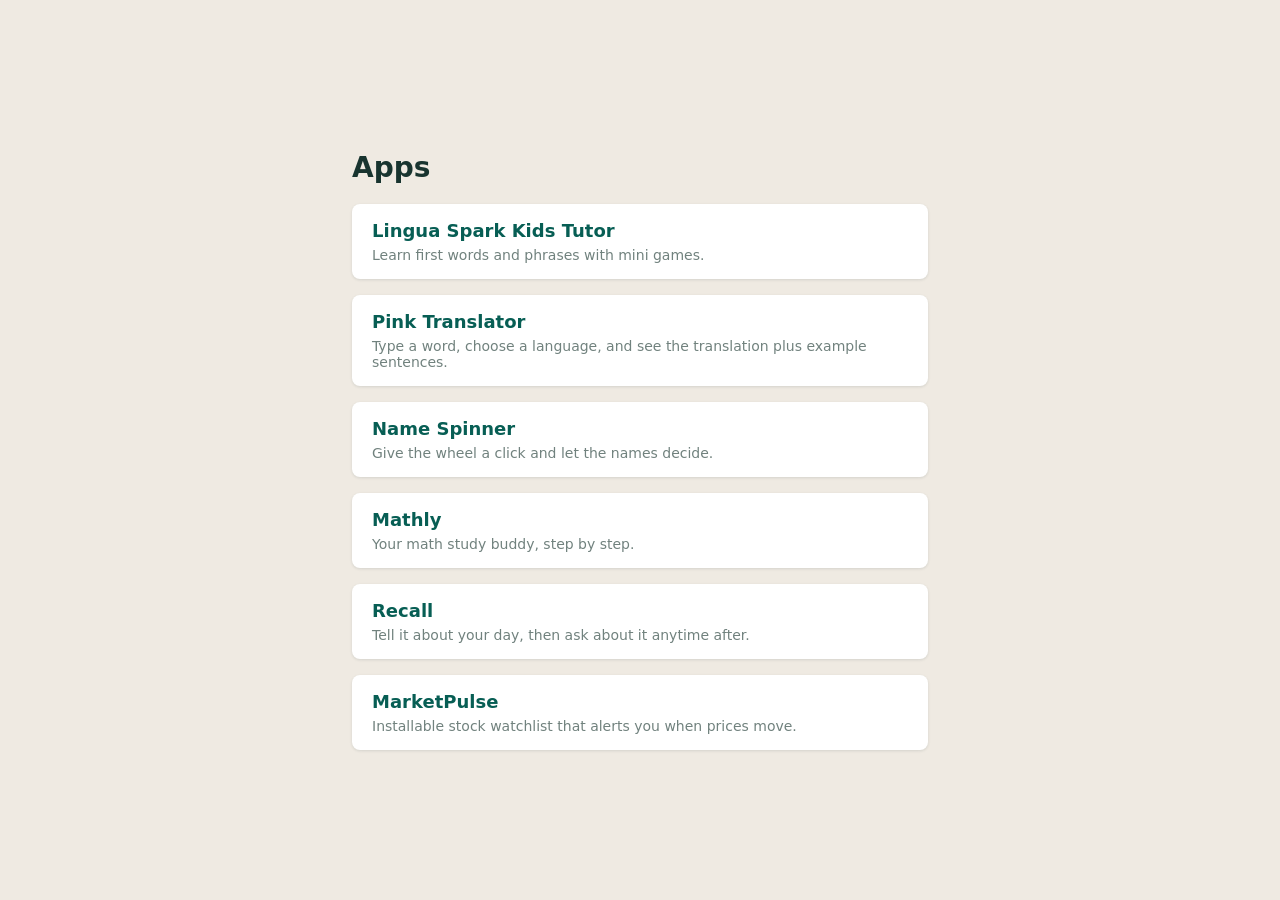
<file: index.html>
<!DOCTYPE html>
<html lang="en">
  <head>
    <meta charset="UTF-8" />
    <meta name="viewport" content="width=device-width, initial-scale=1.0" />
    <title>Apps</title>
    <link rel="stylesheet" href="./styles.css" />
  </head>
  <body>
    <main class="landing">
      <h1>Apps</h1>
      <ul class="app-list">
        <li>
          <a href="app-1/">Lingua Spark Kids Tutor</a>
          <p>Learn first words and phrases with mini games.</p>
        </li>
        <li>
          <a href="app-2/">Pink Translator</a>
          <p>Type a word, choose a language, and see the translation plus example sentences.</p>
        </li>
        <li>
          <a href="app-3/">Name Spinner</a>
          <p>Give the wheel a click and let the names decide.</p>
        </li>
        <li>
          <a href="app-4/">Mathly</a>
          <p>Your math study buddy, step by step.</p>
        </li>
        <li>
          <a href="app-5/">Recall</a>
          <p>Tell it about your day, then ask about it anytime after.</p>
        </li>
        <li>
          <a href="app-6/">MarketPulse</a>
          <p>Installable stock watchlist that alerts you when prices move.</p>
        </li>
      </ul>
    </main>
  </body>
</html>
</file>
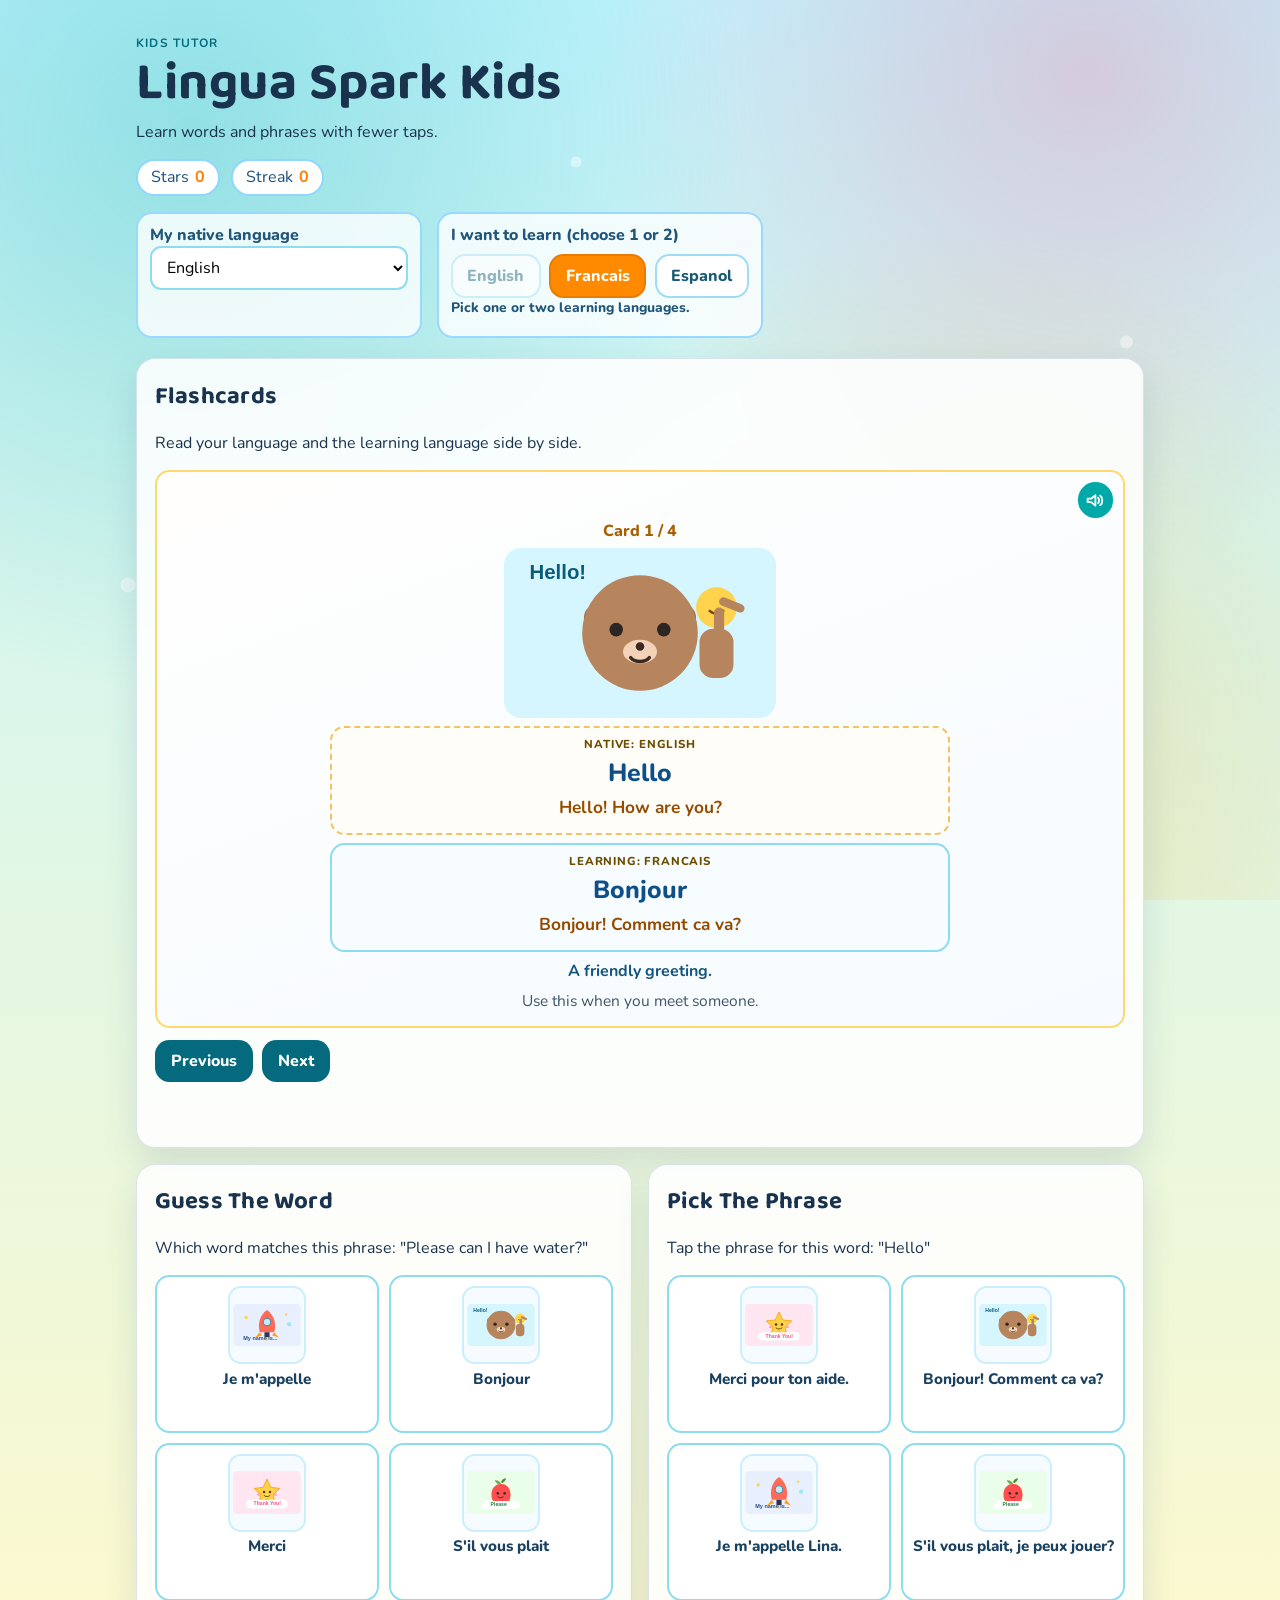
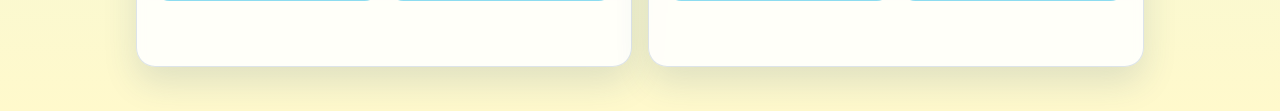
<file: app-1/index.html>
<!doctype html>
<html lang="en">
  <head>
    <meta charset="UTF-8" />
    <meta name="viewport" content="width=device-width, initial-scale=1.0" />
    <title>Lingua Spark Kids Tutor</title>
    <link rel="preconnect" href="https://fonts.googleapis.com" />
    <link rel="preconnect" href="https://fonts.gstatic.com" crossorigin />
    <link
      href="https://fonts.googleapis.com/css2?family=Baloo+2:wght@600;700;800&family=Nunito:wght@500;700;800&display=swap"
      rel="stylesheet"
    />
    <link rel="stylesheet" href="styles.css" />
  </head>
  <body>
    <div class="aurora" aria-hidden="true"></div>
    <div class="bubbles" aria-hidden="true"></div>
    <div class="page">
      <header class="hero fade-up">
        <p class="eyebrow" id="eyebrowText">Kids Tutor</p>
        <h1 id="appTitle">Lingua Spark Kids</h1>
        <p id="appSubtitle">Learn first words and phrases with mini games.</p>

        <div class="stats-row" aria-live="polite">
          <div class="stat-chip">
            <span id="starsLabel">Stars</span>
            <strong id="starsCount">0</strong>
          </div>
          <div class="stat-chip">
            <span id="streakLabel">Streak</span>
            <strong id="streakCount">0</strong>
          </div>
        </div>

        <div class="learning-setup">
          <div class="setup-item">
            <label for="nativeLanguageSelect" id="nativeLanguageLabel">My native language</label>
            <select id="nativeLanguageSelect">
              <option value="en">English</option>
              <option value="fr">Francais</option>
              <option value="es">Espanol</option>
            </select>
          </div>

          <div class="setup-item">
            <p id="learningLanguageLabel">I want to learn (choose 1 or 2)</p>
            <div class="language-buttons" role="group" aria-label="Learning languages">
              <button class="lang-btn" data-lang="en" type="button">English</button>
              <button class="lang-btn is-active" data-lang="fr" type="button">Francais</button>
              <button class="lang-btn" data-lang="es" type="button">Espanol</button>
            </div>
            <p class="helper-text" id="learningHint">Pick one or two learning languages.</p>
          </div>
        </div>
      </header>

      <main class="grid">
        <section class="panel fade-up panel-wide" style="--delay: 80ms">
          <h2 id="cardsHeading">Flashcards</h2>
          <p id="cardsIntro">Read the word and phrase, then reveal the meaning.</p>

          <div class="card-box" id="cardBox">
            <button id="speakCardBtn" class="icon-speak-btn" type="button" aria-label="Read Out">
              <svg viewBox="0 0 24 24" aria-hidden="true" focusable="false">
                <path d="M3 10v4h4l5 4V6L7 10H3z"></path>
                <path d="M15 9c1.6 1.1 1.6 4.9 0 6"></path>
                <path d="M17.5 6.5c3.3 2.3 3.3 8.7 0 11"></path>
              </svg>
              <span class="sr-only" id="speakLabel">Read Out</span>
            </button>
            <p class="card-count" id="cardCount"></p>
            <img class="card-image" id="cardImage" src="assets/bear-wave.svg" alt="Flashcard image" />
            <div class="language-card-block">
              <p class="card-lang-label" id="sourceLabel">Native</p>
              <p class="card-word" id="sourceWord"></p>
              <p class="card-phrase" id="sourcePhrase"></p>
            </div>
            <div id="targetsContainer"></div>
            <p class="card-meaning" id="cardMeaning"></p>
            <p class="card-tip" id="cardTip"></p>
          </div>

          <div class="button-row">
            <button id="prevCardBtn" type="button">Previous</button>
            <button id="nextCardBtn" type="button">Next</button>
          </div>
          <p id="speechFeedback" class="feedback" aria-live="polite"></p>
        </section>

        <section class="panel fade-up" style="--delay: 140ms">
          <h2 id="guessHeading">Guess The Word</h2>
          <p id="guessPrompt" class="quiz-question"></p>
          <div class="options" id="guessOptions"></div>
          <p id="guessFeedback" class="feedback"></p>
        </section>

        <section class="panel fade-up" style="--delay: 200ms">
          <h2 id="phraseHeading">Pick The Phrase</h2>
          <p id="phrasePrompt" class="quiz-question"></p>
          <div class="options" id="phraseOptions"></div>
          <p id="phraseFeedback" class="feedback"></p>
        </section>
      </main>
    </div>

    <script src="app.js"></script>
  </body>
</html>
</file>
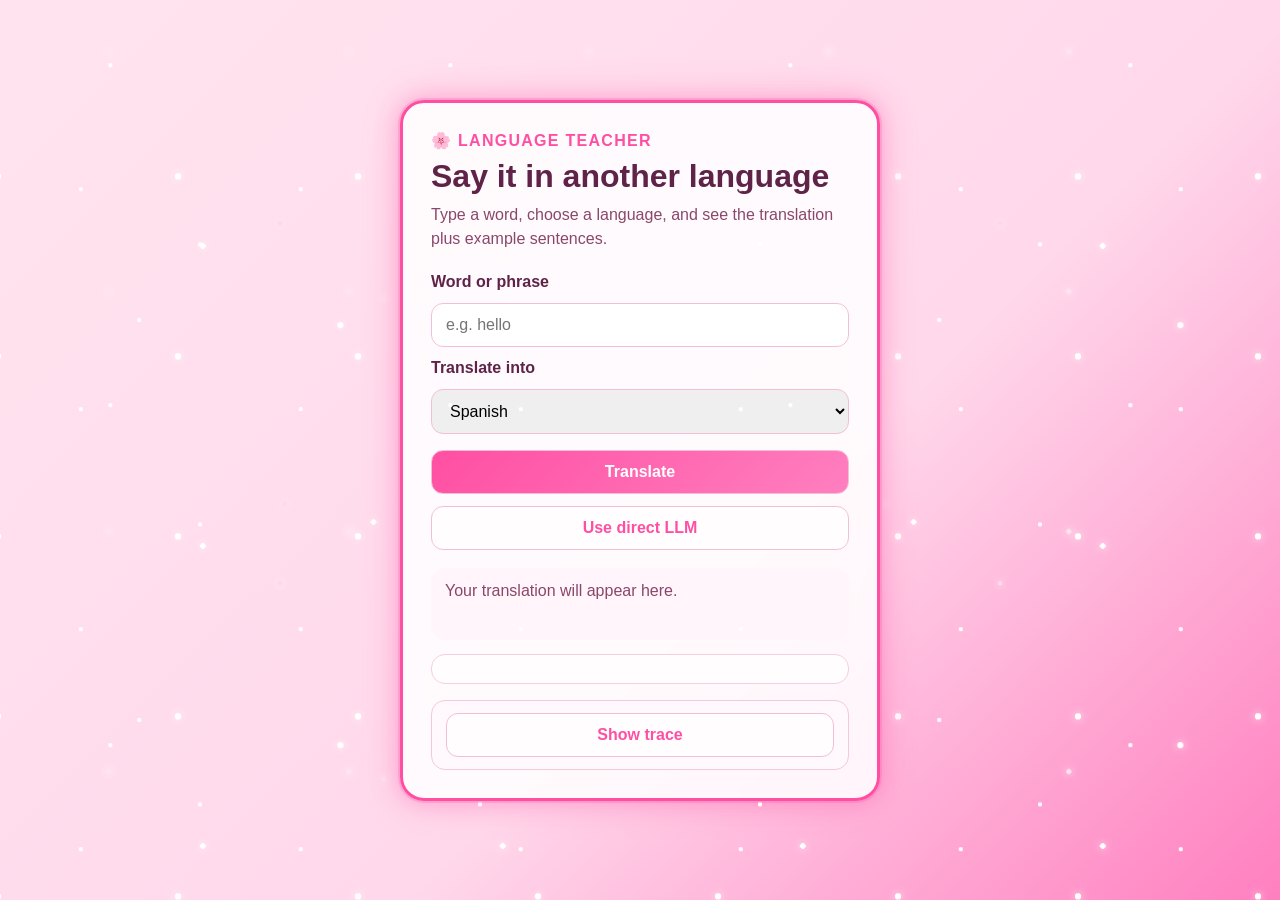
<file: app-2/index.html>
<!DOCTYPE html>
<html lang="en">
  <head>
    <meta charset="UTF-8" />
    <meta name="viewport" content="width=device-width, initial-scale=1.0" />
    <title>Pink Translator</title>
    <link rel="stylesheet" href="./styles.css" />
  </head>
  <body>
    <main class="app-shell">
      <section class="card">
        <p class="eyebrow">🌸 Language Teacher</p>
        <h1>Say it in another language</h1>
        <p class="subtitle">
          Type a word, choose a language, and see the translation plus example sentences.
        </p>

        <form id="translate-form">
          <label for="word">Word or phrase</label>
          <input id="word" name="word" type="text" placeholder="e.g. hello" required />

          <label for="target-language">Translate into</label>
          <select id="target-language" name="target-language">
            <option value="es">Spanish</option>
            <option value="fr">French</option>
            <option value="de">German</option>
            <option value="it">Italian</option>
            <option value="pt">Portuguese</option>
            <option value="ja">Japanese</option>
            <option value="ko">Korean</option>
            <option value="hi">Hindi</option>
            <option value="ta">Tamil</option>
          </select>

          <button type="submit">Translate</button>
        </form>

        <div class="direct-llm-toggle-row">
          <button type="button" id="direct-llm-toggle" class="secondary-button" aria-expanded="false">Use direct LLM</button>
        </div>

        <div id="direct-llm-panel" class="direct-llm-panel" hidden>
          <label for="llm-api-key">API key</label>
          <input id="llm-api-key" name="llm-api-key" type="password" placeholder="Paste your API key" />

          <label for="llm-endpoint">Endpoint (editable)</label>
          <input id="llm-endpoint" name="llm-endpoint" type="text" value="https://vibe-proxy-gqv4.onrender.com/v1/chat/completions" />

          <label for="llm-model">Model (editable)</label>
          <input id="llm-model" name="llm-model" type="text" value="class-chat-model" />

          <p class="hint">This uses the configured Vibe endpoint and hardcoded headers by default, while the API key field remains editable.</p>
        </div>

        <div id="result" class="result" aria-live="polite">
          <p class="placeholder">Your translation will appear here.</p>
        </div>

        <div id="examples" class="examples" aria-live="polite"></div>

        <section class="trace-panel" aria-live="polite">
          <button type="button" id="trace-toggle" class="trace-toggle" aria-expanded="false">Show trace</button>
          <div id="trace-content" class="trace-content" hidden>
            <h3>Trace</h3>
            <pre id="trace-output">No requests yet.</pre>
          </div>
        </section>
      </section>
    </main>

    <script src="./app.js?v=7"></script>
  </body>
</html>
</file>
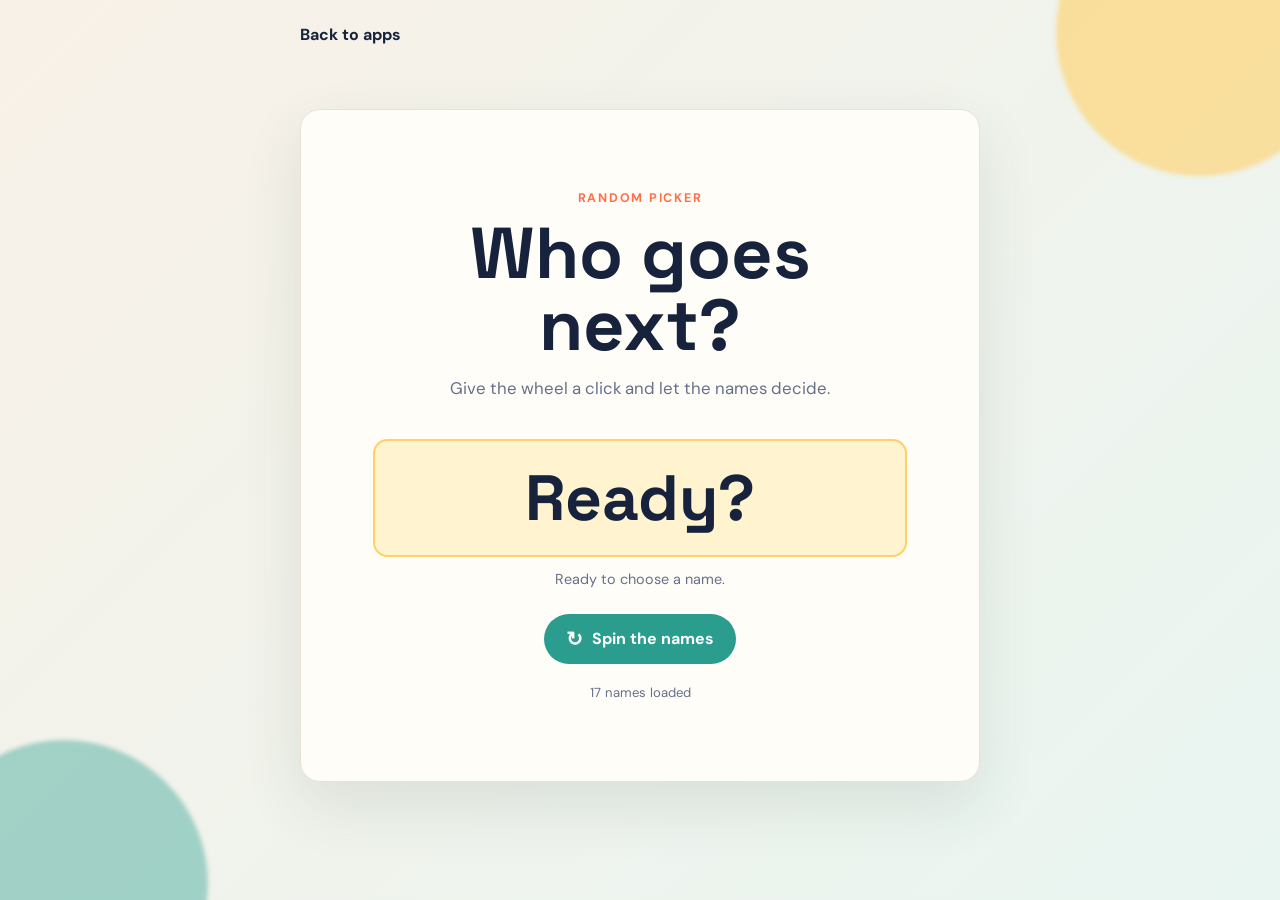
<file: app-3/index.html>
<!doctype html>
<html lang="en">
  <head>
    <meta charset="UTF-8" />
    <meta name="viewport" content="width=device-width, initial-scale=1.0" />
    <title>Name Spinner</title>
    <link rel="preconnect" href="https://fonts.googleapis.com" />
    <link rel="preconnect" href="https://fonts.gstatic.com" crossorigin />
    <link href="https://fonts.googleapis.com/css2?family=DM+Sans:wght@500;700&family=Space+Grotesk:wght@500;700&display=swap" rel="stylesheet" />
    <link rel="stylesheet" href="styles.css" />
  </head>
  <body>
    <main class="app-shell">
      <a class="back-link" href="../">Back to apps</a>
      <section class="spinner-card" aria-labelledby="page-title">
        <p class="eyebrow">Random picker</p>
        <h1 id="page-title">Who goes next?</h1>
        <p class="intro">Give the wheel a click and let the names decide.</p>

        <div class="name-display" aria-live="polite" aria-atomic="true">
          <span id="nameDisplay">Ready?</span>
        </div>
        <p class="status" id="status" role="status">Loading names...</p>

        <button class="spin-button" id="spinButton" type="button" disabled>
          <span class="button-icon" aria-hidden="true">&#8635;</span>
          Spin the names
        </button>
        <p class="count" id="count" aria-live="polite"></p>
      </section>
    </main>
    <script src="app.js"></script>
  </body>
</html>
</file>
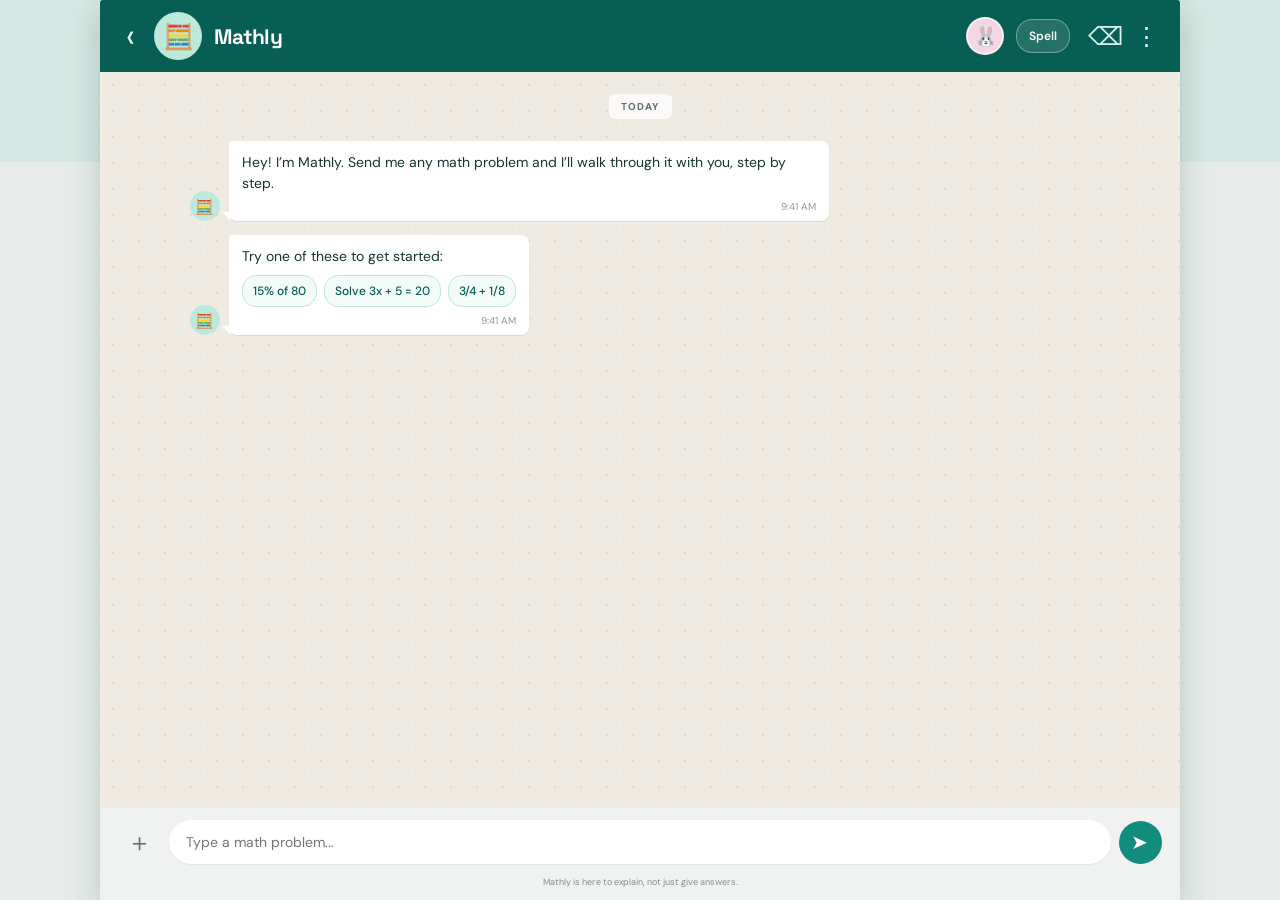
<file: app-4/index.html>
<!DOCTYPE html>
<html lang="en">
  <head>
    <meta charset="UTF-8" />
    <meta name="viewport" content="width=device-width, initial-scale=1.0" />
    <meta name="theme-color" content="#075e54" />
    <title>Mathly | Your math study buddy</title>
    <link rel="preconnect" href="https://fonts.googleapis.com" />
    <link rel="preconnect" href="https://fonts.gstatic.com" crossorigin />
    <link href="https://fonts.googleapis.com/css2?family=DM+Sans:wght@400;500;600;700&family=Space+Grotesk:wght@500;600;700&display=swap" rel="stylesheet" />
    <link rel="stylesheet" href="./styles.css" />
  </head>
  <body>
    <main class="chat-app">
      <header class="topbar">
        <a class="back-button" href="../" aria-label="Back to apps" title="Back to apps">‹</a>
        <div class="brand-mark" aria-hidden="true">🧮</div>
        <div class="profile-copy">
          <h1 class="mode-name" id="mode-name">Mathly</h1>
        </div>
        <button class="user-profile-button" id="user-profile-button" type="button" aria-label="Change your profile" title="Change your profile">🐰</button>
        <button class="mode-button" id="mode-button" type="button" aria-label="Switch to spelling tutor">Spell</button>
        <button class="icon-button" id="clear-chat" type="button" aria-label="Clear chat" title="Clear chat">⌫</button>
        <button class="icon-button" id="chat-menu" type="button" aria-label="Open menu" title="Open menu">⋮</button>
        <div class="chat-menu-panel" id="chat-menu-panel" hidden>
          <button type="button" data-menu-action="profile">Change profile</button>
          <button type="button" data-menu-action="tutor">Switch tutor</button>
          <button type="button" data-menu-action="clear">Clear chat</button>
        </div>
      </header>

      <section class="chat-wall" id="chat-wall" aria-live="polite">
        <div class="date-chip">TODAY</div>
        <div class="message-row tutor-row">
          <div class="avatar small-avatar bot-avatar" aria-hidden="true">🧮</div>
          <div class="bubble tutor-bubble">
            <p id="welcome-message">Hey! I’m Mathly. Send me any math problem and I’ll walk through it with you, step by step.</p>
            <time>9:41 AM</time>
          </div>
        </div>
        <div class="message-row tutor-row">
          <div class="avatar small-avatar bot-avatar" aria-hidden="true">🧮</div>
          <div class="bubble tutor-bubble welcome-bubble">
            <p>Try one of these to get started:</p>
            <div class="suggestions">
              <button type="button" data-prompt="What is 15% of 80?">15% of 80</button>
              <button type="button" data-prompt="Solve 3x + 5 = 20">Solve 3x + 5 = 20</button>
              <button type="button" data-prompt="What is 3/4 + 1/8?">3/4 + 1/8</button>
            </div>
            <time>9:41 AM</time>
          </div>
        </div>
      </section>

      <form class="composer" id="chat-form">
        <button class="round-button" type="button" id="attach-button" aria-label="Attach a problem" title="Attach a problem">＋</button>
        <label class="sr-only" for="message-input">Type a math problem</label>
        <input id="message-input" autocomplete="off" placeholder="Type a math problem..." required />
        <button class="send-button" type="submit" aria-label="Send message" title="Send message">➤</button>
      </form>
      <p class="privacy-note" id="privacy-note">Mathly is here to explain, not just give answers.</p>
    </main>
    <script src="./app.js?v=18"></script>
  </body>
</html>
</file>
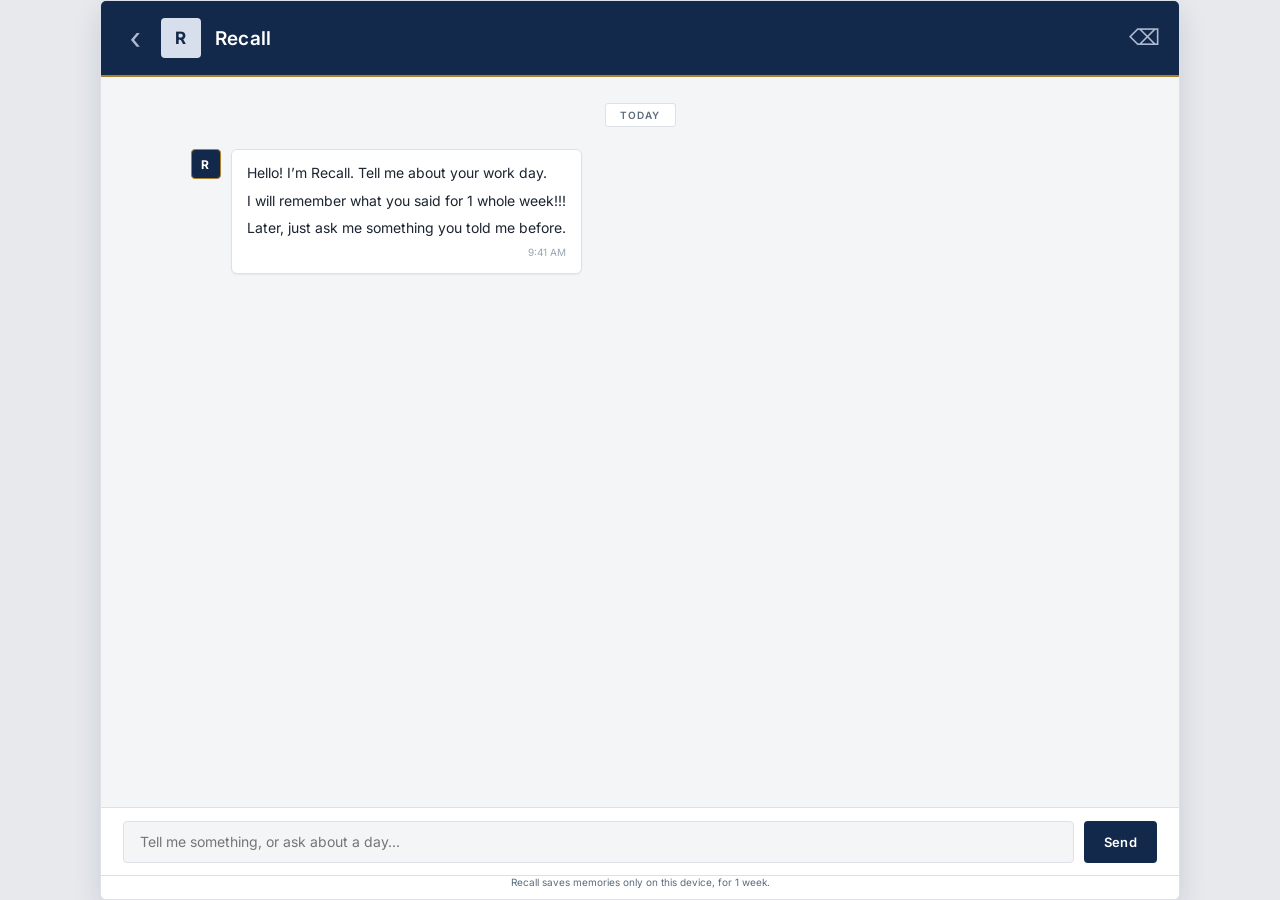
<file: app-5/index.html>
<!DOCTYPE html>
<html lang="en">
  <head>
    <meta charset="UTF-8" />
    <meta name="viewport" content="width=device-width, initial-scale=1.0" />
    <meta name="theme-color" content="#13294b" />
    <meta name="description" content="Recall remembers your work day and tells you about it whenever you ask." />
    <title>Recall</title>
    <link rel="manifest" href="./manifest.json" />
    <link rel="preconnect" href="https://fonts.googleapis.com" />
    <link rel="preconnect" href="https://fonts.gstatic.com" crossorigin />
    <link href="https://fonts.googleapis.com/css2?family=Inter:wght@400;500;600;700&display=swap" rel="stylesheet" />
    <link rel="stylesheet" href="./styles.css" />
  </head>
  <body>
    <main class="chat-app">
      <header class="topbar">
        <a class="back-button" href="../" aria-label="Back to apps" title="Back to apps">‹</a>
        <div class="brand-mark" aria-hidden="true">R</div>
        <div class="profile-copy">
          <h1>Recall</h1>
        </div>
        <button class="icon-button" id="clear-chat" type="button" aria-label="Clear chat" title="Clear chat">⌫</button>
      </header>

      <section class="chat-wall" id="chat-wall" aria-live="polite">
        <div class="date-chip">TODAY</div>
        <div class="message-row assistant-row">
          <div class="avatar small-avatar bot-avatar" aria-hidden="true">R</div>
          <div class="bubble assistant-bubble">
            <p>Hello! I’m Recall. Tell me about your work day.</p>
            <p>I will remember what you said for 1 whole week!!!</p>
            <p>Later, just ask me something you told me before.</p>
            <time>9:41 AM</time>
          </div>
        </div>
      </section>

      <form class="composer" id="chat-form">
        <label class="sr-only" for="message-input">Tell Recall something, or ask about a day</label>
        <input id="message-input" autocomplete="off" placeholder="Tell me something, or ask about a day..." required />
        <button class="send-button" type="submit" aria-label="Send message" title="Send message">Send</button>
      </form>
      <p class="privacy-note">Recall saves memories only on this device, for 1 week.</p>
    </main>
    <script src="./app.js?v=1"></script>
  </body>
</html>
</file>
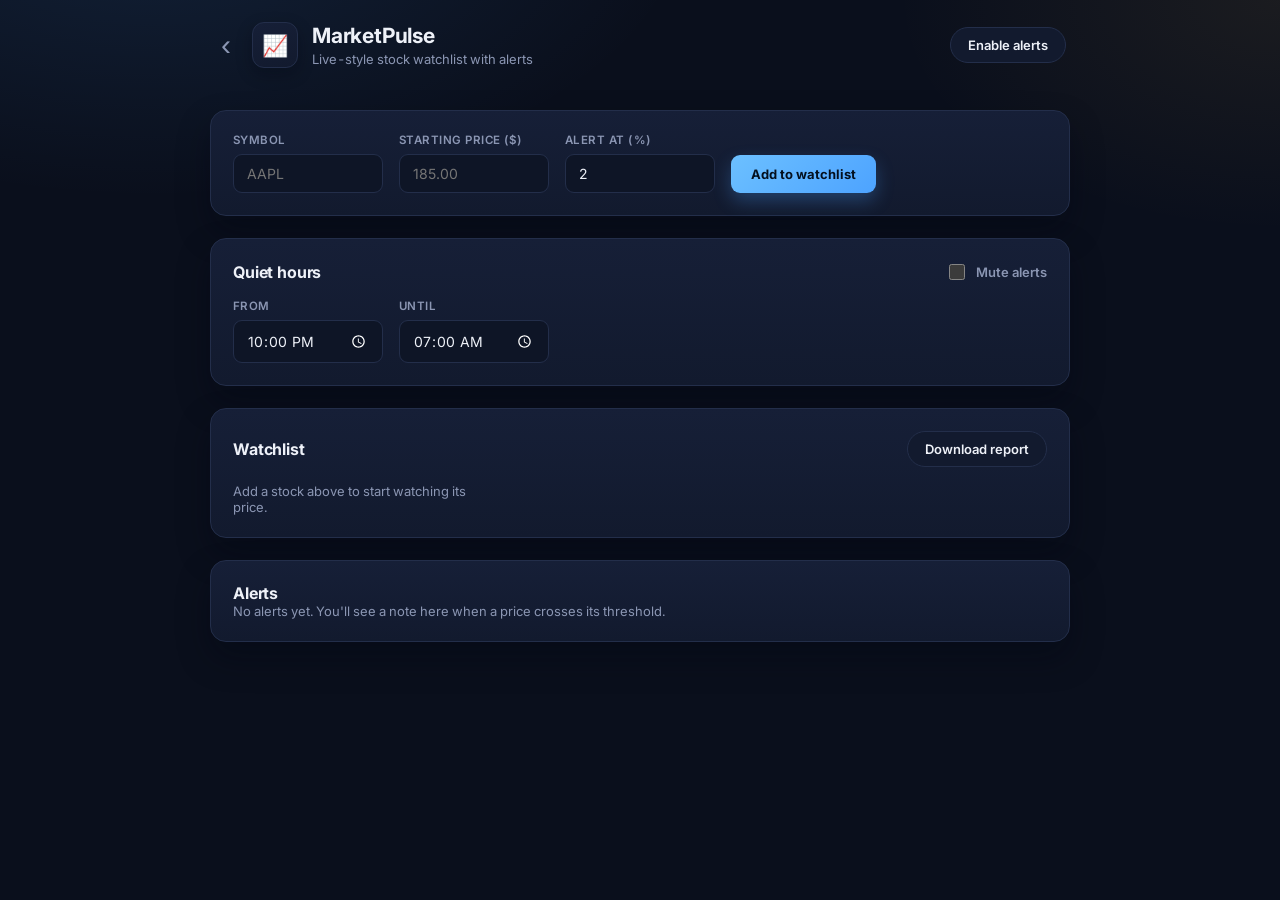
<file: app-6/index.html>
<!DOCTYPE html>
<html lang="en">
  <head>
    <meta charset="UTF-8" />
    <meta name="viewport" content="width=device-width, initial-scale=1.0" />
    <meta name="theme-color" content="#0b1120" />
    <meta name="description" content="MarketPulse watches your stocks and notifies you when prices move." />
    <title>MarketPulse</title>
    <link rel="manifest" href="./manifest.json" />
    <link rel="preconnect" href="https://fonts.googleapis.com" />
    <link rel="preconnect" href="https://fonts.gstatic.com" crossorigin />
    <link href="https://fonts.googleapis.com/css2?family=Inter:wght@400;500;600;700&display=swap" rel="stylesheet" />
    <link rel="stylesheet" href="./styles.css" />
  </head>
  <body>
    <main class="app">
      <header class="topbar">
        <a class="back-button" href="../" aria-label="Back to apps" title="Back to apps">‹</a>
        <div class="brand-mark" aria-hidden="true">📈</div>
        <div class="brand-copy">
          <h1>MarketPulse</h1>
          <p>Live-style stock watchlist with alerts</p>
        </div>
        <button class="pill-button" id="install-button" type="button" hidden>Install app</button>
        <button class="pill-button" id="notify-button" type="button">Enable alerts</button>
      </header>

      <section class="add-stock">
        <form id="add-form">
          <div class="field">
            <label for="symbol-input">Symbol</label>
            <input id="symbol-input" maxlength="6" placeholder="AAPL" required autocomplete="off" />
          </div>
          <div class="field">
            <label for="price-input">Starting price ($)</label>
            <input id="price-input" type="number" min="0.01" step="0.01" placeholder="185.00" required />
          </div>
          <div class="field">
            <label for="threshold-input">Alert at (%)</label>
            <input id="threshold-input" type="number" min="0.1" max="50" step="0.1" value="2" required />
          </div>
          <button class="add-button" type="submit">Add to watchlist</button>
        </form>
      </section>

      <section class="quiet-hours-section">
        <div class="section-head">
          <h2>Quiet hours</h2>
          <label class="toggle">
            <input type="checkbox" id="quiet-enabled" />
            <span>Mute alerts</span>
          </label>
        </div>
        <div class="quiet-range">
          <div class="field">
            <label for="quiet-start">From</label>
            <input type="time" id="quiet-start" value="22:00" />
          </div>
          <div class="field">
            <label for="quiet-end">Until</label>
            <input type="time" id="quiet-end" value="07:00" />
          </div>
        </div>
      </section>

      <section class="watchlist-section">
        <div class="section-head">
          <h2>Watchlist</h2>
          <button class="pill-button" id="download-button" type="button">Download report</button>
        </div>
        <div class="watchlist" id="watchlist" aria-live="polite">
          <p class="empty-note" id="empty-note">Add a stock above to start watching its price.</p>
        </div>
      </section>

      <section class="alerts-section">
        <h2>Alerts</h2>
        <ul class="alerts-log" id="alerts-log">
          <li class="empty-note">No alerts yet. You'll see a note here when a price crosses its threshold.</li>
        </ul>
      </section>
    </main>

    <div class="toast-stack" id="toast-stack" aria-live="assertive"></div>

    <script src="./app.js?v=1"></script>
  </body>
</html>
</file>
<file: styles.css>
:root {
  color-scheme: light;
  --ink: #18342f;
  --muted: #71827e;
  --green: #075e54;
  font-family: 'DM Sans', system-ui, sans-serif;
}

* { box-sizing: border-box; }

body {
  margin: 0;
  min-height: 100vh;
  display: grid;
  place-items: center;
  background: #efeae2;
  color: var(--ink);
}

.landing {
  width: min(100%, 640px);
  padding: 40px 32px;
}

.landing h1 {
  margin: 0 0 20px;
  font-size: 28px;
}

.app-list {
  list-style: none;
  margin: 0;
  padding: 0;
  display: grid;
  gap: 16px;
}

.app-list li {
  padding: 16px 20px;
  border-radius: 8px;
  background: white;
  box-shadow: 0 1px 3px rgba(24, 52, 47, 0.12);
}

.app-list a {
  color: var(--green);
  font-size: 18px;
  font-weight: 700;
  text-decoration: none;
}

.app-list a:hover {
  text-decoration: underline;
}

.app-list p {
  margin: 6px 0 0;
  color: var(--muted);
  font-size: 14px;
}
</file>
<file: app-1/styles.css>
:root {
  --bg-top: #c3f5ff;
  --bg-bottom: #fff9cc;
  --ink: #19324d;
  --panel: #ffffffde;
  --panel-border: #1b4e8d26;
  --accent: #ff8a00;
  --accent-2: #00a8a8;
  --ok: #1f8b3e;
  --warn: #c7462f;
  --shadow: 0 16px 34px #1f4b7a22;
}

* {
  box-sizing: border-box;
}

body {
  margin: 0;
  min-height: 100vh;
  color: var(--ink);
  font-family: "Nunito", sans-serif;
  background: linear-gradient(180deg, var(--bg-top), var(--bg-bottom));
  position: relative;
  overflow-x: hidden;
}

.aurora {
  position: fixed;
  inset: 0;
  pointer-events: none;
  background:
    radial-gradient(circle at 15% 15%, #00a8a844, transparent 42%),
    radial-gradient(circle at 85% 8%, #ff4f8140, transparent 36%),
    radial-gradient(circle at 75% 82%, #ffaa1d3d, transparent 42%);
}

.bubbles {
  position: fixed;
  inset: 0;
  pointer-events: none;
  opacity: 0.45;
  background-image:
    radial-gradient(circle at 10% 65%, #ffffff 0 7px, transparent 8px),
    radial-gradient(circle at 88% 38%, #ffffff 0 6px, transparent 7px),
    radial-gradient(circle at 60% 90%, #ffffff 0 9px, transparent 10px),
    radial-gradient(circle at 45% 18%, #ffffff 0 5px, transparent 6px);
}

.page {
  position: relative;
  z-index: 1;
  max-width: 1040px;
  margin: 0 auto;
  padding: 2.2rem 1rem 2.8rem;
}

.hero {
  margin-bottom: 1.3rem;
}

.eyebrow {
  text-transform: uppercase;
  letter-spacing: 0.1em;
  font-size: 0.75rem;
  font-weight: 700;
  color: #056a7d;
  margin: 0;
}

h1,
h2 {
  font-family: "Baloo 2", cursive;
  margin: 0;
  letter-spacing: 0.01em;
}

h1 {
  font-size: clamp(2.1rem, 4.2vw, 3.3rem);
  line-height: 1.05;
  margin-top: 0.3rem;
}

#appSubtitle {
  margin: 0.6rem 0 1rem;
  max-width: 60ch;
}

.stats-row {
  display: flex;
  gap: 0.7rem;
  flex-wrap: wrap;
  margin: 0.85rem 0 1rem;
}

.stat-chip {
  background: #ffffff;
  border: 2px solid #90d7ff;
  border-radius: 999px;
  padding: 0.34rem 0.8rem;
  display: inline-flex;
  align-items: center;
  gap: 0.4rem;
  color: #1d4f7e;
}

.stat-chip strong {
  color: #ff7d00;
}

.learning-setup {
  display: flex;
  gap: 0.9rem;
  flex-wrap: wrap;
}

.setup-item {
  background: #ffffffcc;
  border: 2px solid #9ad9ff;
  border-radius: 1rem;
  padding: 0.65rem 0.75rem;
  min-width: 260px;
}

.setup-item label,
.setup-item p {
  margin: 0 0 0.5rem;
  font-weight: 800;
  color: #22557a;
}

.helper-text {
  margin-top: 0.45rem;
  margin-bottom: 0;
  font-size: 0.86rem;
  color: #3f5d7a;
  font-weight: 700;
}

select,
button {
  font: inherit;
}

#nativeLanguageSelect {
  width: 100%;
  border: 2px solid #8ddcf0;
  border-radius: 0.7rem;
  background: #ffffff;
  padding: 0.5rem 0.7rem;
}

.grid {
  display: grid;
  gap: 1rem;
  grid-template-columns: repeat(2, minmax(0, 1fr));
}

.panel {
  background: var(--panel);
  border: 1px solid var(--panel-border);
  border-radius: 1.2rem;
  box-shadow: var(--shadow);
  backdrop-filter: blur(4px);
  padding: 1.1rem;
}

.panel-wide {
  grid-column: 1 / -1;
}

.language-buttons {
  display: flex;
  gap: 0.55rem;
  flex-wrap: wrap;
}

.lang-btn {
  border: 2px solid #9fddf5;
  border-radius: 0.9rem;
  padding: 0.56rem 0.9rem;
  cursor: pointer;
  background: #ffffff;
  color: #175b73;
  font-weight: 800;
}

.lang-btn.is-active {
  background: var(--accent);
  color: #ffffff;
  border-color: #e97c00;
}

button {
  border: none;
  border-radius: 0.9rem;
  padding: 0.63rem 1rem;
  cursor: pointer;
  background: #056a7d;
  color: white;
  font-weight: 800;
  transition: transform 120ms ease, background 120ms ease;
}

button:hover {
  transform: translateY(-1px) scale(1.01);
  background: #0d7f93;
}

.card-box {
  position: relative;
  background: linear-gradient(160deg, #fffefd, #f6fbff);
  border-radius: 0.9rem;
  border: 2px solid #ffd970;
  padding: 0.95rem;
  padding-top: 3rem;
  min-height: 420px;
  text-align: center;
}

.card-count {
  margin: 0 0 0.35rem;
  font-weight: 800;
  color: #a85f00;
}

.card-image {
  width: min(100%, 280px);
  height: 170px;
  object-fit: contain;
  display: block;
  margin: 0 auto 0.45rem;
}

.language-card-block {
  border: 2px dashed #f2c361;
  background: #fffdf7;
  border-radius: 0.9rem;
  padding: 0.55rem 0.65rem;
  margin: 0.5rem auto;
  width: min(620px, 100%);
}

.target-block {
  border-style: solid;
  border-color: #8ddcf0;
  background: #f6fcff;
}

.card-lang-label {
  margin: 0 0 0.25rem;
  text-transform: uppercase;
  letter-spacing: 0.07em;
  color: #6b4d00;
  font-size: 0.72rem;
  font-weight: 800;
}

.card-word {
  font-size: 1.55rem;
  font-weight: 800;
  margin: 0;
  color: #0f4f88;
}

.card-phrase {
  margin: 0.35rem 0 0.3rem;
  font-size: 1.08rem;
  font-weight: 700;
  color: #954b00;
}

.card-meaning {
  margin: 0.5rem 0;
  color: #13557f;
  font-size: 1rem;
  font-weight: 700;
}

.card-tip {
  margin: 0;
  font-size: 0.97rem;
  color: #3f5568;
}

.button-row,
.options {
  display: flex;
  gap: 0.6rem;
  flex-wrap: wrap;
}

.button-row {
  margin-top: 0.75rem;
}

.icon-speak-btn {
  position: absolute;
  top: 0.65rem;
  right: 0.65rem;
  width: 2.2rem;
  height: 2.2rem;
  padding: 0;
  border-radius: 999px;
  display: inline-flex;
  align-items: center;
  justify-content: center;
  background: var(--accent-2);
}

.icon-speak-btn svg {
  width: 1.3rem;
  height: 1.3rem;
  fill: none;
  stroke: #ffffff;
  stroke-width: 2.1;
  stroke-linecap: round;
  stroke-linejoin: round;
}

.sr-only {
  position: absolute;
  width: 1px;
  height: 1px;
  padding: 0;
  margin: -1px;
  overflow: hidden;
  clip: rect(0, 0, 0, 0);
  white-space: nowrap;
  border: 0;
}

.options button {
  background: #fff;
  color: #1a415f;
  border: 2px solid #8ddcf0;
  flex: 1 1 44%;
}

.option-image-btn {
  display: flex;
  flex-direction: column;
  align-items: center;
  gap: 0.35rem;
  padding: 0.55rem;
  text-align: center;
  min-height: 158px;
}

.option-image {
  width: 78px;
  height: 78px;
  object-fit: contain;
  background: #f5fbff;
  border-radius: 0.8rem;
  border: 2px solid #ccefff;
  padding: 0.2rem;
}

.option-image-btn span {
  font-size: 0.95rem;
  line-height: 1.2;
}

.feedback {
  min-height: 1.3em;
  font-weight: 700;
  margin-top: 0.65rem;
}

.feedback.ok {
  color: var(--ok);
}

.feedback.warn {
  color: var(--warn);
}

.fade-up {
  opacity: 0;
  transform: translateY(12px);
  animation: fadeUp 520ms ease forwards;
  animation-delay: var(--delay, 0ms);
}

@keyframes fadeUp {
  to {
    opacity: 1;
    transform: translateY(0);
  }
}

@media (max-width: 820px) {
  .grid {
    grid-template-columns: 1fr;
  }

  .page {
    padding: 1.2rem 0.9rem 2rem;
  }

  .card-box {
    min-height: 360px;
  }

  .card-image {
    height: 150px;
  }
}
</file>
<file: app-2/styles.css>
:root {
  color-scheme: light;
  --pink-1: #ffe4ef;
  --pink-2: #ff7fbf;
  --pink-3: #ff4fa3;
  --text: #5f2348;
  --muted: #8a476b;
  --white: #fffdfd;
}

* {
  box-sizing: border-box;
}

body {
  margin: 0;
  font-family: Arial, Helvetica, sans-serif;
  background: linear-gradient(135deg, var(--pink-1), #ffd8eb 60%, var(--pink-2));
  color: var(--text);
  min-height: 100vh;
  position: relative;
  overflow-x: hidden;
}

body::before {
  content: '';
  position: fixed;
  inset: 0;
  pointer-events: none;
  z-index: 0;
  background-image:
    radial-gradient(circle, #ffffff 0 3px, transparent 3.4px),
    radial-gradient(circle, #ffe4ef 0 2.4px, transparent 2.8px),
    radial-gradient(circle, #ffffff 0 2.6px, transparent 3px),
    radial-gradient(circle, #ffd7eb 0 2.2px, transparent 2.6px),
    radial-gradient(circle, #ffffff 0 2.8px, transparent 3.2px),
    radial-gradient(circle, #ffe4ef 0 2.3px, transparent 2.7px),
    radial-gradient(circle, #ffffff 0 2.5px, transparent 2.9px),
    radial-gradient(circle, #ffd7eb 0 2.1px, transparent 2.5px);
  background-size: 180px 180px, 240px 240px, 300px 300px, 360px 360px, 420px 420px, 480px 480px, 540px 540px, 600px 600px;
  background-position: 8% 12%, 22% 26%, 36% 16%, 50% 8%, 64% 24%, 78% 14%, 14% 70%, 86% 68%;
  opacity: 1;
  filter: drop-shadow(0 0 4px rgba(255,255,255,0.9));
}

body::after {
  content: '';
  position: fixed;
  inset: 0;
  pointer-events: none;
  z-index: 0;
  background-image:
    radial-gradient(circle, rgba(255, 255, 255, 0.95) 0 2px, transparent 2.3px),
    radial-gradient(circle, rgba(255, 255, 255, 0.95) 0 2px, transparent 2.3px),
    radial-gradient(circle, rgba(255, 255, 255, 0.95) 0 2px, transparent 2.3px),
    radial-gradient(circle, rgba(255, 255, 255, 0.95) 0 2px, transparent 2.3px);
  background-size: 220px 220px, 280px 280px, 340px 340px, 400px 400px;
  background-position: 18% 44%, 34% 62%, 66% 42%, 84% 24%;
  opacity: 1;
}

.app-shell {
  min-height: 100vh;
  display: grid;
  place-items: center;
  padding: 24px;
}

.card {
  width: min(100%, 480px);
  background: rgba(255, 255, 255, 0.86);
  backdrop-filter: blur(12px);
  border: 3px solid var(--pink-3);
  border-radius: 24px;
  box-shadow: 0 0 0 2px rgba(255, 79, 163, 0.22), 0 0 22px rgba(255, 79, 163, 0.38), 0 0 40px rgba(255, 79, 163, 0.2);
  padding: 28px;
}

.eyebrow {
  margin: 0 0 8px;
  font-weight: 700;
  letter-spacing: 0.08em;
  text-transform: uppercase;
  color: var(--pink-3);
}

h1 {
  margin: 0 0 8px;
  font-size: 2rem;
}

.subtitle {
  margin: 0 0 22px;
  color: var(--muted);
  line-height: 1.5;
}

form {
  display: grid;
  gap: 12px;
}

label {
  font-weight: 600;
}

input,
select,
button {
  border-radius: 12px;
  border: 1px solid #f5bed7;
  font: inherit;
  padding: 12px 14px;
}

input:focus,
select:focus {
  outline: 2px solid rgba(255, 79, 163, 0.25);
  border-color: var(--pink-3);
}

button {
  margin-top: 4px;
  background: linear-gradient(135deg, var(--pink-3), var(--pink-2));
  color: white;
  font-weight: 700;
  cursor: pointer;
  transition: transform 0.2s ease, box-shadow 0.2s ease;
}

button:hover {
  transform: translateY(-1px);
  box-shadow: 0 8px 18px rgba(255, 79, 163, 0.22);
}

.direct-llm-toggle-row {
  margin-top: 12px;
}

.secondary-button {
  width: 100%;
  margin-top: 0;
  background: #fffdfd;
  color: var(--pink-3);
  border: 1px solid #f2bfd7;
  font-weight: 700;
}

.secondary-button:hover {
  transform: none;
  box-shadow: none;
  background: #fff2f8;
}

.direct-llm-panel {
  margin-top: 10px;
  padding: 12px 14px;
  border-radius: 14px;
  background: #fff8fc;
  border: 1px solid #f3c9db;
  display: grid;
  gap: 10px;
}

.direct-llm-panel[hidden] {
  display: none !important;
}

.result {
  margin-top: 18px;
  padding: 14px;
  border-radius: 14px;
  background: #fff5fa;
  min-height: 72px;
}

.examples {
  margin-top: 14px;
  padding: 14px;
  border-radius: 14px;
  background: #fffdfd;
  border: 1px solid #f4cfe0;
}

.examples h3 {
  margin: 0 0 8px;
  color: var(--pink-3);
  font-size: 1rem;
}

.placeholder,
.loading,
.error,
.hint {
  margin: 0;
  color: var(--muted);
}

.translation {
  margin: 0 0 8px;
  font-size: 1.2rem;
  font-weight: 700;
  color: var(--text);
}

.result .hint {
  margin: 4px 0;
  line-height: 1.5;
}

.error {
  color: #b13a67;
  font-weight: 600;
}

.trace-panel {
  margin-top: 16px;
  padding: 12px 14px;
  border-radius: 14px;
  background: #fff8fc;
  border: 1px solid #f3c9db;
}

.trace-toggle {
  width: 100%;
  margin-top: 0;
  background: #fffdfd;
  color: var(--pink-3);
  border: 1px solid #f2bfd7;
  font-weight: 700;
}

.trace-toggle:hover {
  transform: none;
  box-shadow: none;
  background: #fff2f8;
}

.trace-content {
  margin-top: 10px;
  display: block;
  visibility: visible;
}

.trace-content[hidden] {
  display: none !important;
  visibility: hidden !important;
}

.trace-content h3 {
  margin: 0 0 8px;
  color: var(--pink-3);
  font-size: 1rem;
}

.trace-content pre {
  margin: 0;
  white-space: pre-wrap;
  word-break: break-word;
  font-family: Consolas, Monaco, monospace;
  font-size: 0.85rem;
  color: var(--muted);
}
</file>
<file: app-3/styles.css>
:root {
  --ink: #17233c;
  --muted: #66708a;
  --paper: #fffdf8;
  --orange: #ff7048;
  --yellow: #ffd166;
  --teal: #2a9d8f;
  --line: #e9e1d3;
}

* {
  box-sizing: border-box;
}

body {
  margin: 0;
  min-height: 100vh;
  color: var(--ink);
  font-family: "DM Sans", sans-serif;
  background: linear-gradient(135deg, #f8f1e7 0%, #e9f5f1 100%);
}

body::before,
body::after {
  position: fixed;
  z-index: -1;
  width: 18rem;
  height: 18rem;
  border-radius: 50%;
  content: "";
  filter: blur(2px);
}

body::before {
  top: -7rem;
  right: -4rem;
  background: #ffd16699;
}

body::after {
  bottom: -8rem;
  left: -5rem;
  background: #2a9d8f66;
}

.app-shell {
  width: min(100% - 2rem, 680px);
  margin: 0 auto;
  padding: 1.5rem 0 3rem;
}

.back-link {
  color: var(--ink);
  font-weight: 700;
  text-decoration: none;
}

.back-link:hover {
  color: var(--orange);
}

.spinner-card {
  margin-top: 4rem;
  padding: clamp(2rem, 7vw, 5rem) clamp(1.25rem, 7vw, 4.5rem);
  text-align: center;
  background: var(--paper);
  border: 1px solid var(--line);
  border-radius: 1.25rem;
  box-shadow: 0 24px 60px #2f47351c;
}

.eyebrow {
  margin: 0 0 0.7rem;
  color: var(--orange);
  font-size: 0.78rem;
  font-weight: 700;
  letter-spacing: 0.14em;
  text-transform: uppercase;
}

h1 {
  margin: 0;
  font-family: "Space Grotesk", sans-serif;
  font-size: clamp(2.25rem, 8vw, 4.5rem);
  line-height: 1;
}

.intro {
  margin: 1rem auto 2.5rem;
  color: var(--muted);
  font-size: 1.05rem;
}

.name-display {
  display: grid;
  min-height: 7rem;
  place-items: center;
  padding: 1rem;
  overflow-wrap: anywhere;
  background: #fff4cf;
  border: 2px solid var(--yellow);
  border-radius: 0.9rem;
  color: var(--ink);
  font-family: "Space Grotesk", sans-serif;
  font-size: clamp(2rem, 8vw, 4rem);
  font-weight: 700;
}

.name-display.is-spinning {
  animation: pulse 280ms ease-in-out infinite alternate;
}

.status {
  min-height: 1.5rem;
  margin: 0.8rem 0 1.25rem;
  color: var(--muted);
  font-size: 0.9rem;
}

.status.is-error {
  color: #bb3e03;
}

.spin-button {
  display: inline-flex;
  align-items: center;
  gap: 0.55rem;
  border: 0;
  border-radius: 999px;
  padding: 0.9rem 1.4rem;
  color: #fff;
  background: var(--teal);
  font: inherit;
  font-weight: 700;
  cursor: pointer;
  transition: transform 150ms ease, background 150ms ease;
}

.spin-button:hover:not(:disabled) {
  background: #218276;
  transform: translateY(-2px);
}

.spin-button:disabled {
  cursor: wait;
  opacity: 0.55;
}

.button-icon {
  font-size: 1.25rem;
  line-height: 1;
}

.count {
  margin: 1.25rem 0 0;
  color: var(--muted);
  font-size: 0.82rem;
}

@keyframes pulse {
  from { transform: scale(1); }
  to { transform: scale(1.035); }
}

@media (prefers-reduced-motion: reduce) {
  *,
  *::before,
  *::after {
    scroll-behavior: auto !important;
    transition-duration: 0.01ms !important;
    animation-duration: 0.01ms !important;
    animation-iteration-count: 1 !important;
  }
}
</file>
<file: app-4/styles.css>
:root {
  color-scheme: light;
  --green: #075e54;
  --green-bright: #128c7e;
  --mint: #dff6ee;
  --ink: #18342f;
  --muted: #71827e;
  --paper: #efeae2;
  font-family: 'DM Sans', sans-serif;
}

* { box-sizing: border-box; }
body {
  margin: 0;
  min-height: 100vh;
  display: grid;
  place-items: center;
  background: linear-gradient(#d5e8e3 0 18%, #e7ecea 18% 100%);
  color: var(--ink);
}

.chat-app {
  width: min(100%, 1080px);
  height: min(100vh, 900px);
  display: grid;
  grid-template-rows: 72px 1fr 68px 24px;
  overflow: hidden;
  background: var(--paper);
  border-radius: 3px;
  box-shadow: 0 10px 32px rgba(18, 55, 48, .22);
}
.topbar {
  display: flex;
  align-items: center;
  gap: 12px;
  padding: 10px 18px;
  color: white;
  background: var(--green);
}
.back-button { width: 24px; padding: 0; border: 0; color: #d8f1eb; background: transparent; cursor: pointer; text-decoration: none; text-align: center; font: 400 35px/1 'DM Sans', sans-serif; }
.back-button:hover { color: white; }
.brand-mark, .avatar {
  display: grid;
  place-items: center;
  border-radius: 50%;
  color: var(--green);
  background: #bde9db;
  font-family: 'Space Grotesk', sans-serif;
  font-weight: 700;
}
.brand-mark { width: 48px; height: 48px; font-size: 25px; }
.bot-avatar { background: #bde9db; }
.rabbit-avatar { color: #75445b; background: #f3d8e4; }
.profile-copy { flex: 1; }
h1 { margin: 0; font: 700 21px 'Space Grotesk', sans-serif; letter-spacing: -.03em; }
.profile-copy p { margin: 3px 0 0; color: #c2e4dc; font-size: 12px; }
.mode-button { border: 1px solid rgba(255,255,255,.35); border-radius: 16px; padding: 8px 12px; color: white; background: rgba(255,255,255,.12); cursor: pointer; font: 600 12px 'DM Sans', sans-serif; }
.mode-button:hover { background: rgba(255,255,255,.22); }
.user-profile-button { width: 38px; height: 38px; border: 2px solid rgba(255,255,255,.55); border-radius: 50%; cursor: pointer; background: #f3d8e4; font-size: 19px; line-height: 1; }
.user-profile-button:hover { transform: scale(1.06); }
.online-dot { display: inline-block; width: 7px; height: 7px; margin-right: 5px; border-radius: 50%; background: #55d68b; }
.icon-button, .round-button, .send-button { border: 0; cursor: pointer; font: inherit; }
.icon-button { width: 34px; height: 40px; color: #d8f1eb; background: transparent; font-size: 25px; }
.chat-menu-panel { position: absolute; top: 62px; right: 12px; z-index: 2; width: 170px; padding: 6px 0; border-radius: 4px; background: white; box-shadow: 0 5px 14px rgba(0,0,0,.2); }
.chat-menu-panel[hidden] { display: none; }
.chat-menu-panel button { display: block; width: 100%; padding: 10px 14px; border: 0; color: var(--ink); background: white; cursor: pointer; text-align: left; font: 500 13px 'DM Sans', sans-serif; }
.chat-menu-panel button:hover { background: #f0f5f3; }
.chat-wall {
  position: relative;
  overflow-y: auto;
  padding: 22px clamp(14px, 7vw, 96px);
  background-color: var(--paper);
  background-image: radial-gradient(rgba(110, 103, 91, .13) .75px, transparent .75px), radial-gradient(rgba(255,255,255,.38) .75px, transparent .75px);
  background-position: 0 0, 13px 13px;
  background-size: 26px 26px;
}
.date-chip { width: fit-content; margin: 0 auto 22px; padding: 6px 12px; border-radius: 6px; color: #60716c; background: rgba(255,255,255,.78); font-size: 10px; font-weight: 700; letter-spacing: .12em; }
.message-row { display: flex; gap: 9px; margin-bottom: 14px; align-items: flex-end; }
.small-avatar { flex: 0 0 30px; width: 30px; height: 30px; font-size: 15px; }
.bubble { position: relative; max-width: min(600px, 86%); padding: 11px 13px 7px; border-radius: 8px; box-shadow: 0 1px 1px rgba(70, 65, 57, .1); font-size: 14px; line-height: 1.5; }
.bubble::before { content: ''; position: absolute; bottom: 0; left: -7px; border-width: 0 9px 9px 0; border-style: solid; border-color: transparent white transparent transparent; }
.tutor-bubble { background: white; border-top-left-radius: 2px; }
.bubble p { margin: 0 0 5px; }
time { display: block; text-align: right; color: #8c9b97; font-size: 10px; }
.suggestions { display: flex; flex-wrap: wrap; gap: 7px; margin: 8px 0 6px; }
.suggestions button { border: 1px solid #c4e5db; border-radius: 14px; padding: 7px 10px; color: var(--green); background: #f3fbf8; cursor: pointer; font: 500 12px 'DM Sans', sans-serif; }
.suggestions button:hover { background: var(--mint); }
.user-row { justify-content: flex-end; }
.user-bubble { color: #193c34; background: #d9fdd3; border-top-right-radius: 2px; }
.user-bubble::before { left: auto; right: -7px; border-width: 0 0 9px 9px; border-color: transparent transparent transparent #d9fdd3; }
.answer-title { display: block; color: var(--green); font-weight: 700; }
.steps { margin: 6px 0 4px; padding-left: 22px; }
.steps li { margin: 3px 0; }
.composer { display: flex; align-items: center; gap: 8px; padding: 10px 18px; background: #f0f2f2; }
.round-button, .send-button { display: grid; place-items: center; flex: 0 0 43px; width: 43px; height: 43px; border-radius: 50%; }
.round-button { color: #5e716b; background: transparent; font-size: 25px; font-weight: 300; }
.composer input { min-width: 0; flex: 1; height: 44px; padding: 0 17px; border: 0; border-radius: 22px; outline: none; color: var(--ink); background: white; font: 14px 'DM Sans', sans-serif; box-shadow: 0 1px 1px rgba(50, 70, 65, .08); }
.send-button { color: white; background: var(--green-bright); font-size: 20px; padding-left: 3px; transition: transform .18s ease, background .18s ease; }
.send-button:hover { background: var(--green); transform: scale(1.05); }
.privacy-note { margin: 0; color: #82908b; background: #f0f2f2; text-align: center; font-size: 9px; }
.typing { color: var(--green-bright); font-style: italic; }
.sr-only { position: absolute; width: 1px; height: 1px; padding: 0; margin: -1px; overflow: hidden; clip: rect(0,0,0,0); white-space: nowrap; border: 0; }
@media (max-width: 620px) {
  body { background: var(--paper); }
  .chat-app { width: 100%; height: 100vh; border-radius: 0; box-shadow: none; }
  .topbar { gap: 6px; padding: 8px 9px; }
  .back-button { width: 20px; font-size: 31px; }
  .brand-mark { width: 40px; height: 40px; font-size: 21px; }
  .mode-button { padding: 7px 8px; font-size: 11px; }
  .user-profile-button { width: 34px; height: 34px; font-size: 17px; }
  .icon-button { width: 27px; font-size: 22px; }
  .chat-wall { padding: 20px 12px; }
}
</file>
<file: app-5/styles.css>
:root {
  color-scheme: light;
  --navy: #13294b;
  --navy-bright: #1f4287;
  --gold: #a9812f;
  --paper: #f4f5f7;
  --ink: #1b2430;
  --muted: #5b6b7c;
  --line: #dde1e7;
  font-family: 'Inter', sans-serif;
}

* { box-sizing: border-box; }
body {
  margin: 0;
  min-height: 100vh;
  display: grid;
  place-items: center;
  background: #e7e9ed;
  color: var(--ink);
}

.chat-app {
  width: min(100%, 1080px);
  height: min(100vh, 900px);
  display: grid;
  grid-template-rows: 76px 1fr 68px 24px;
  overflow: hidden;
  background: var(--paper);
  border: 1px solid var(--line);
  border-radius: 6px;
  box-shadow: 0 12px 28px rgba(19, 41, 75, .14);
}
.topbar {
  display: flex;
  align-items: center;
  gap: 14px;
  padding: 10px 22px;
  color: white;
  background: var(--navy);
  border-bottom: 2px solid var(--gold);
}
.back-button { width: 24px; padding: 0; border: 0; color: #aebbd2; background: transparent; cursor: pointer; text-decoration: none; text-align: center; font: 400 32px/1 'Inter', sans-serif; }
.back-button:hover { color: white; }
.brand-mark, .avatar {
  display: grid;
  place-items: center;
  border-radius: 4px;
  color: var(--navy);
  background: #d7deec;
  font-weight: 700;
  letter-spacing: .02em;
}
.brand-mark { width: 40px; height: 40px; font-size: 17px; border-radius: 4px; }
.bot-avatar { background: var(--navy); color: white; border: 1px solid var(--gold); }
.profile-copy { flex: 1; }
h1 { margin: 0; font: 600 19px 'Inter', sans-serif; letter-spacing: .01em; }
.icon-button { width: 34px; height: 40px; border: 0; color: #aebbd2; background: transparent; cursor: pointer; font-size: 22px; }
.icon-button:hover { color: white; }
.chat-wall {
  overflow-y: auto;
  padding: 26px clamp(14px, 7vw, 96px);
  background: var(--paper);
}
.date-chip { width: fit-content; margin: 0 auto 22px; padding: 5px 14px; border: 1px solid var(--line); border-radius: 3px; color: var(--muted); background: white; font-size: 10px; font-weight: 600; letter-spacing: .12em; }
.message-row { display: flex; gap: 10px; margin-bottom: 16px; align-items: flex-start; }
.small-avatar { flex: 0 0 30px; width: 30px; height: 30px; font-size: 12px; border-radius: 4px; }
.bubble { max-width: min(600px, 86%); padding: 12px 15px; border: 1px solid var(--line); border-radius: 6px; box-shadow: 0 1px 2px rgba(19, 41, 75, .06); font-size: 14px; line-height: 1.55; }
.assistant-bubble { background: white; }
.bubble p { margin: 0 0 6px; }
.bubble p:last-of-type { margin-bottom: 0; }
.bubble ul.memory-list { margin: 4px 0 8px; padding-left: 20px; }
.memory-list li { margin: 2px 0; }
time { display: block; margin-top: 6px; text-align: right; color: #9aa5b3; font-size: 10px; }
.user-row { justify-content: flex-end; }
.user-bubble { color: white; background: var(--navy); border-color: var(--navy); }
.user-bubble time { color: #b7c4dc; }
.answer-title { display: block; margin-bottom: 2px; color: var(--navy-bright); font-weight: 700; }
.composer { display: flex; align-items: center; gap: 10px; padding: 12px 22px; background: white; border-top: 1px solid var(--line); }
.composer input { min-width: 0; flex: 1; height: 42px; padding: 0 16px; border: 1px solid var(--line); border-radius: 4px; outline: none; color: var(--ink); background: var(--paper); font: 14px 'Inter', sans-serif; }
.composer input:focus { border-color: var(--navy-bright); }
.send-button { flex: 0 0 auto; height: 42px; padding: 0 20px; border: 0; border-radius: 4px; color: white; background: var(--navy); cursor: pointer; font: 600 13px 'Inter', sans-serif; letter-spacing: .02em; transition: background .15s ease; }
.send-button:hover { background: var(--navy-bright); }
.privacy-note { margin: 0; color: var(--muted); background: white; text-align: center; font-size: 10px; border-top: 1px solid var(--line); }
.typing { color: var(--muted); font-style: italic; }
.sr-only { position: absolute; width: 1px; height: 1px; padding: 0; margin: -1px; overflow: hidden; clip: rect(0,0,0,0); white-space: nowrap; border: 0; }
@media (max-width: 620px) {
  body { background: var(--paper); }
  .chat-app { width: 100%; height: 100vh; border: 0; border-radius: 0; box-shadow: none; }
  .topbar { gap: 8px; padding: 8px 12px; }
  .back-button { width: 20px; font-size: 28px; }
  .brand-mark { width: 36px; height: 36px; font-size: 15px; }
  .icon-button { width: 27px; font-size: 20px; }
  .chat-wall { padding: 20px 12px; }
  .composer { padding: 10px 12px; }
}
</file>
<file: app-6/styles.css>
:root {
  color-scheme: dark;
  --bg: #0a0f1c;
  --bg-soft: #0e1526;
  --panel: #121a2e;
  --panel-2: #161f37;
  --panel-line: #232e4a;
  --ink: #eef1f8;
  --muted: #8b96b3;
  --accent: #4da3ff;
  --accent-soft: rgba(77, 163, 255, .12);
  --gold: #e0b04a;
  --up: #34d399;
  --down: #f87171;
  --shadow: 0 16px 32px rgba(2, 6, 16, .35);
  font-family: 'Inter', system-ui, sans-serif;
}

* { box-sizing: border-box; }
body {
  margin: 0;
  min-height: 100vh;
  background:
    radial-gradient(900px 480px at 12% -10%, rgba(77, 163, 255, .12), transparent 60%),
    radial-gradient(700px 420px at 100% 0%, rgba(224, 176, 74, .08), transparent 55%),
    var(--bg);
  color: var(--ink);
  font-feature-settings: 'tnum' 1;
  -webkit-font-smoothing: antialiased;
}

.app {
  width: min(100%, 900px);
  margin: 0 auto;
  padding: 0 20px 56px;
}

.topbar {
  display: flex;
  align-items: center;
  gap: 14px;
  padding: 22px 4px 20px;
}
.back-button { width: 24px; padding: 0; border: 0; color: var(--muted); background: transparent; cursor: pointer; text-decoration: none; text-align: center; font: 400 30px/1 sans-serif; transition: color .15s ease; }
.back-button:hover { color: var(--ink); }
.brand-mark {
  width: 46px;
  height: 46px;
  display: grid;
  place-items: center;
  border-radius: 12px;
  background: linear-gradient(160deg, var(--panel-2), var(--panel));
  border: 1px solid var(--panel-line);
  box-shadow: 0 6px 16px rgba(2, 6, 16, .3);
  font-size: 21px;
}
.brand-copy { flex: 1; }
.brand-copy h1 { margin: 0; font-size: 21px; font-weight: 700; letter-spacing: -.01em; }
.brand-copy p { margin: 3px 0 0; color: var(--muted); font-size: 13px; }

.pill-button {
  padding: 9px 17px;
  border: 1px solid var(--panel-line);
  border-radius: 999px;
  color: var(--ink);
  background: var(--panel);
  cursor: pointer;
  font: 600 13px 'Inter', sans-serif;
  white-space: nowrap;
  transition: border-color .15s ease, background .15s ease, transform .1s ease;
}
.pill-button:hover { border-color: var(--accent); background: var(--panel-2); }
.pill-button:active { transform: translateY(1px); }
.pill-button:disabled { opacity: .55; cursor: default; transform: none; }

.add-stock, .quiet-hours-section, .watchlist-section, .alerts-section {
  margin-top: 22px;
  padding: 22px;
  border: 1px solid var(--panel-line);
  border-radius: 16px;
  background: linear-gradient(180deg, var(--panel-2), var(--panel));
  box-shadow: var(--shadow);
}

#add-form { display: flex; flex-wrap: wrap; gap: 16px; align-items: flex-end; }
.field { display: flex; flex-direction: column; gap: 7px; }
.field label { color: var(--muted); font-size: 11.5px; font-weight: 600; letter-spacing: .04em; text-transform: uppercase; }
.field input {
  width: 150px;
  padding: 10px 13px;
  border: 1px solid var(--panel-line);
  border-radius: 9px;
  color: var(--ink);
  background: var(--bg-soft);
  font: 14px 'Inter', sans-serif;
  outline: none;
  transition: border-color .15s ease, box-shadow .15s ease;
}
.field input:focus { border-color: var(--accent); box-shadow: 0 0 0 3px var(--accent-soft); }
.add-button {
  padding: 11px 20px;
  border: 0;
  border-radius: 9px;
  color: #04101f;
  background: linear-gradient(135deg, #6cc0ff, var(--accent));
  cursor: pointer;
  font: 700 13px 'Inter', sans-serif;
  box-shadow: 0 8px 18px rgba(77, 163, 255, .28);
  transition: filter .15s ease, transform .1s ease;
}
.add-button:hover { filter: brightness(1.06); }
.add-button:active { transform: translateY(1px); }

.section-head { display: flex; align-items: center; justify-content: space-between; gap: 10px; margin-bottom: 16px; }
.section-head h2, .alerts-section h2 { margin: 0; font-size: 16px; font-weight: 700; letter-spacing: -.01em; }

.toggle { display: flex; align-items: center; gap: 8px; color: var(--muted); font-size: 13px; font-weight: 600; cursor: pointer; user-select: none; }
.toggle input { accent-color: var(--accent); width: 16px; height: 16px; cursor: pointer; }

.quiet-range { display: flex; flex-wrap: wrap; gap: 16px; }
.quiet-range input[type='time'] {
  padding: 10px 13px;
  border: 1px solid var(--panel-line);
  border-radius: 9px;
  color: var(--ink);
  background: var(--bg-soft);
  font: 14px 'Inter', sans-serif;
  outline: none;
  color-scheme: dark;
  transition: border-color .15s ease, box-shadow .15s ease;
}
.quiet-range input[type='time']:focus { border-color: var(--accent); box-shadow: 0 0 0 3px var(--accent-soft); }

.watchlist { display: grid; grid-template-columns: repeat(auto-fill, minmax(210px, 1fr)); gap: 16px; }
.empty-note { color: var(--muted); font-size: 13px; margin: 0; }

.stock-card {
  position: relative;
  padding: 16px;
  border: 1px solid var(--panel-line);
  border-radius: 14px;
  background: var(--bg-soft);
  box-shadow: 0 8px 20px rgba(2, 6, 16, .25);
  transition: transform .15s ease, border-color .15s ease;
}
.stock-card:hover { transform: translateY(-2px); border-color: #2c3a5c; }
.stock-head { display: flex; align-items: center; justify-content: space-between; }
.stock-symbol { font-weight: 700; letter-spacing: .03em; font-size: 14.5px; }
.remove-button { border: 0; background: transparent; color: var(--muted); cursor: pointer; font-size: 14px; line-height: 1; padding: 2px; border-radius: 6px; transition: color .15s ease, background .15s ease; }
.remove-button:hover { color: var(--down); background: rgba(248, 113, 113, .12); }

.sparkline { display: block; width: 100%; height: 36px; margin: 10px 0; }
.sparkline polyline { fill: none; stroke-width: 2; stroke-linecap: round; stroke-linejoin: round; }
.stock-card.up .sparkline polyline { stroke: var(--up); }
.stock-card.down .sparkline polyline { stroke: var(--down); }
.stock-card.flat .sparkline polyline { stroke: var(--muted); }

.stock-price { margin: 0; font-size: 22px; font-weight: 700; letter-spacing: -.01em; }
.stock-change { margin: 3px 0 0; font-size: 13px; font-weight: 600; }
.stock-change.up { color: var(--up); }
.stock-change.down { color: var(--down); }
.stock-change.flat { color: var(--muted); }
.stock-meta { margin: 8px 0 0; color: var(--muted); font-size: 11px; }

/* highlights the card whose price just crossed its alert threshold */
.stock-card.changed { animation: ring-pulse 1.6s ease-out 1; }
.stock-card.changed.up { --ring-color: 52, 211, 153; }
.stock-card.changed.down { --ring-color: 248, 113, 113; }
@keyframes ring-pulse {
  0% { box-shadow: 0 0 0 0 rgba(var(--ring-color, 77, 163, 255), .55); border-color: rgba(var(--ring-color, 77, 163, 255), .9); }
  70% { box-shadow: 0 0 0 12px rgba(var(--ring-color, 77, 163, 255), 0); }
  100% { box-shadow: 0 0 0 0 rgba(var(--ring-color, 77, 163, 255), 0); border-color: var(--panel-line); }
}

.alerts-log { list-style: none; margin: 0; padding: 0; display: flex; flex-direction: column; gap: 9px; }
.alert-item { padding: 10px 12px; border: 1px solid var(--panel-line); border-radius: 10px; background: var(--bg-soft); font-size: 13px; }
.alert-item.up { border-color: rgba(52, 211, 153, .4); }
.alert-item.down { border-color: rgba(248, 113, 113, .4); }
.alert-symbol { font-weight: 700; margin-right: 6px; }
.alert-item time { margin-left: 8px; color: var(--muted); font-size: 11px; }

.toast-stack { position: fixed; right: 16px; bottom: 16px; display: flex; flex-direction: column; gap: 8px; z-index: 20; }
.toast {
  padding: 11px 15px;
  border-radius: 11px;
  color: var(--ink);
  background: var(--panel-2);
  border: 1px solid var(--panel-line);
  box-shadow: 0 14px 28px rgba(0, 0, 0, .4);
  opacity: 0;
  transform: translateY(8px);
  transition: opacity .25s ease, transform .25s ease;
  font-size: 13px;
}
.toast.visible { opacity: 1; transform: translateY(0); }
.toast.up { border-color: rgba(52, 211, 153, .5); }
.toast.down { border-color: rgba(248, 113, 113, .5); }

@media (max-width: 560px) {
  .topbar { flex-wrap: wrap; }
  .field input { width: 100%; }
  #add-form { flex-direction: column; align-items: stretch; }
}
</file>
